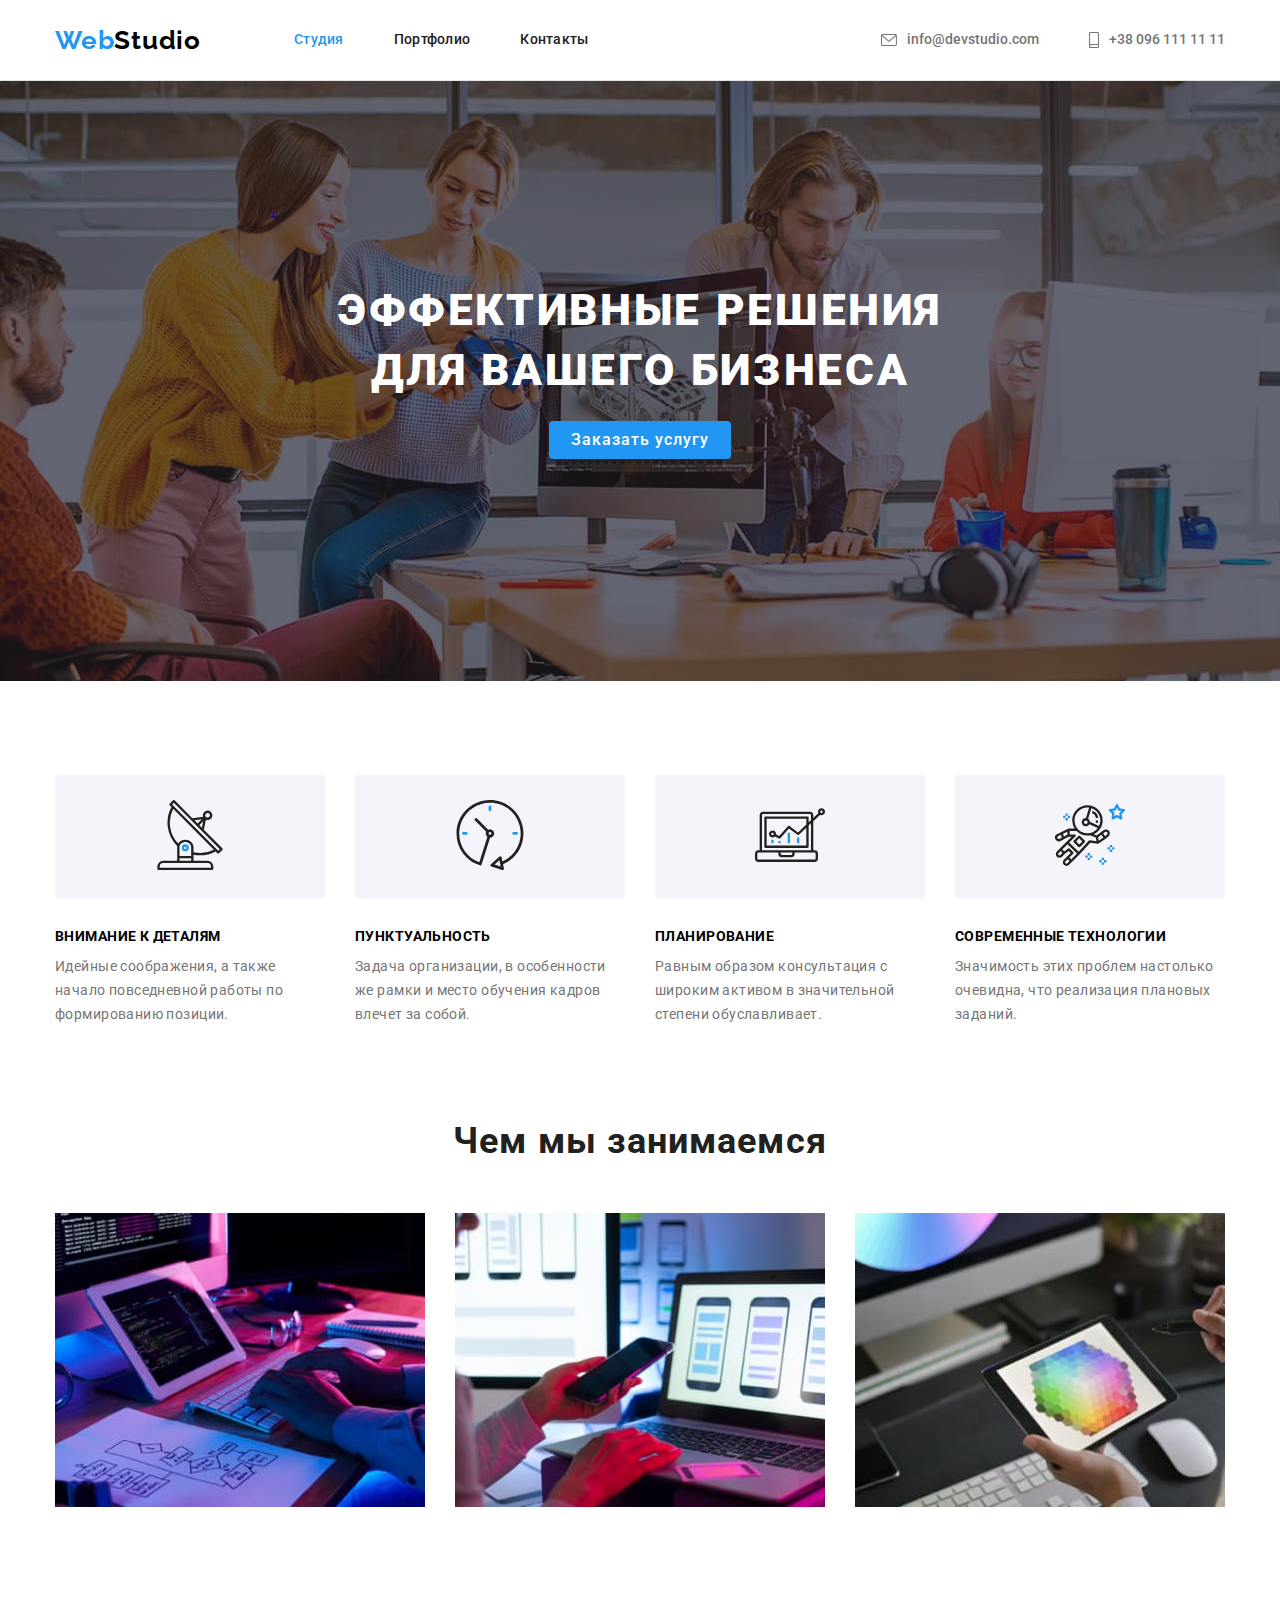
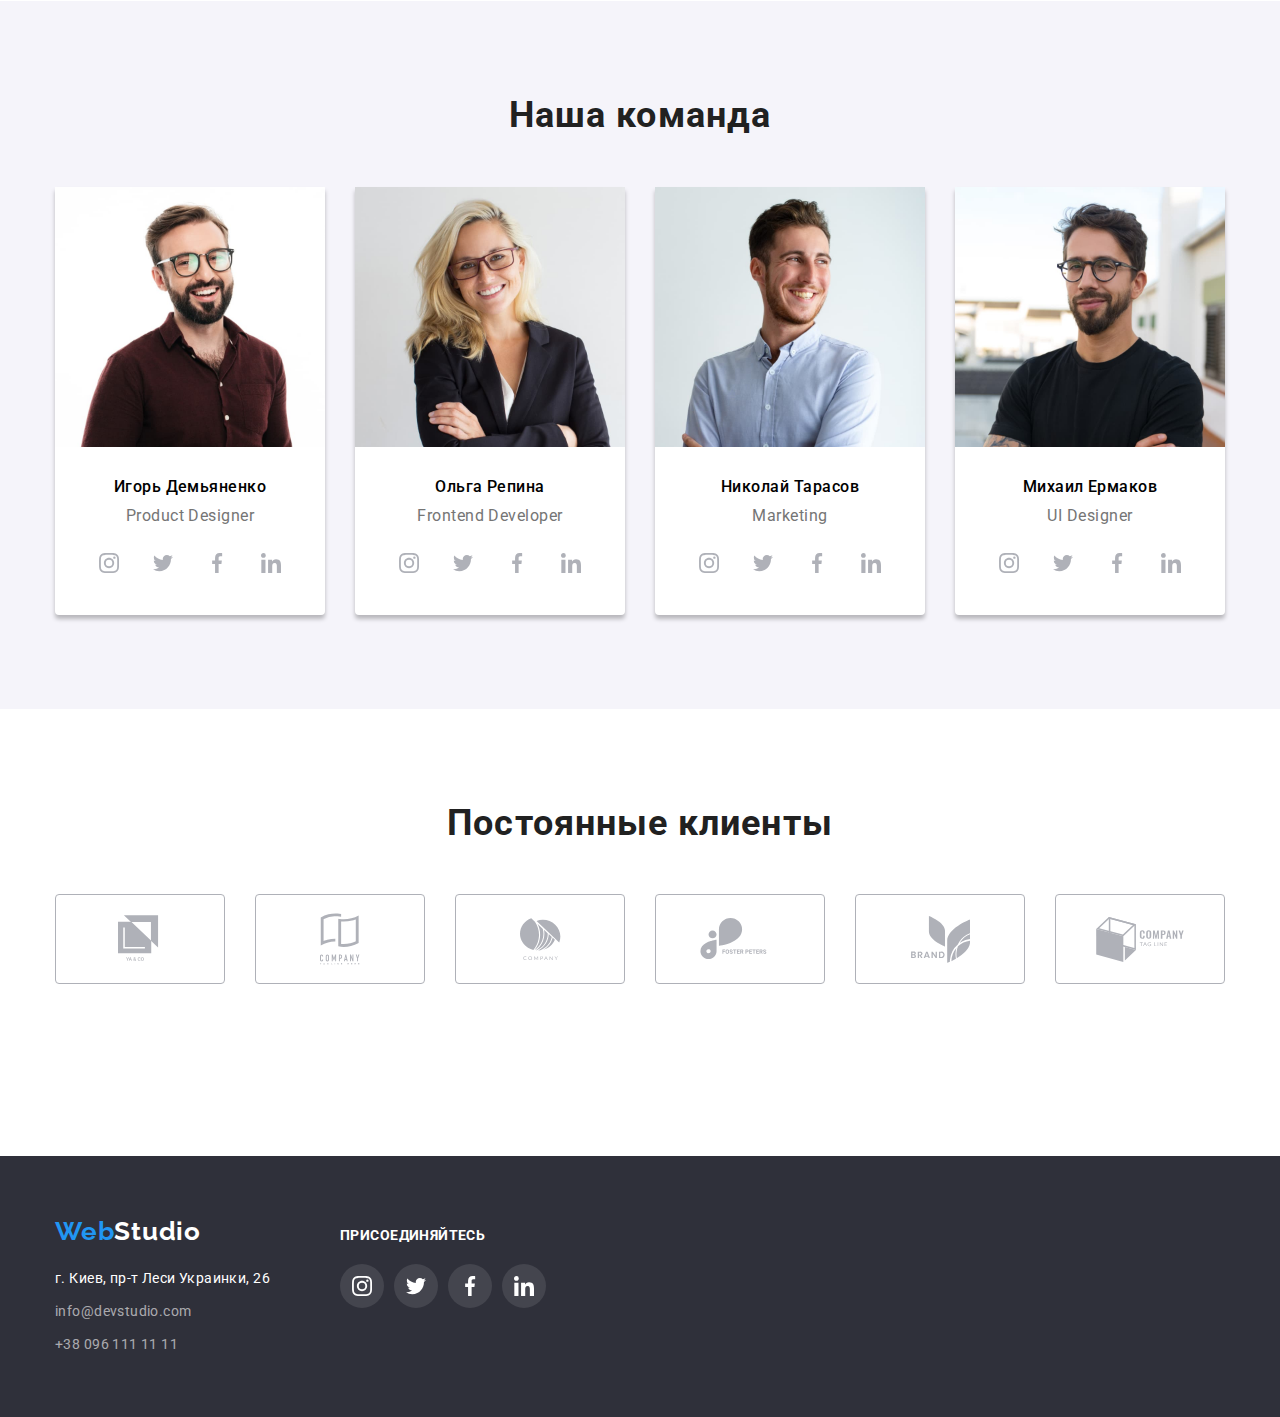
<file: index.html>
<!DOCTYPE html>
<html lang="ru">
<head>
    <meta charset="UTF-8">
    <meta name="viewport" content="width=device-width, initial-scale=1.0">
    <title>WebStudio</title>
    <link rel="stylesheet" href="https://cdnjs.cloudflare.com/ajax/libs/modern-normalize/1.0.0/modern-normalize.min.css">
    <link rel="preconnect" href="https://fonts.gstatic.com">
    <link href="https://fonts.googleapis.com/css2?family=Raleway:wght@700&family=Roboto:wght@400;500;700;900&display=swap"
        rel="stylesheet">
    <link rel="stylesheet" href="./css/styles.css">
</head>

<body>

    <header class="header">
        <div class="container">
            <a class="logo" href="index.html"><span class="web">Web</span><span class="studio">Studio</span></a>
            <nav>
                <ul class="nav-links">
                    <li class="item"><a class="nav-link current" href="index.html">Студия</a></li>
                    <li class="item"><a class="nav-link" href="portfolio.html">Портфолио</a></li>
                    <li class="item"><a class="nav-link" href="#">Контакты</a></li>
                </ul>
            </nav>
            <ul class="header-contacts">
                <li><a class="header-contact" href="mailto:info@devstudio.com">
                        <svg class="cont-icon" width="16" height="12">
                            <use href="./images/symbol-defs_opt.svg#icon-envelope"></use>
                        </svg>info@devstudio.com</a></li>
                <li><a class="header-contact" href="tel:+380961111111"> 
                        <svg class="cont-icon" width="10" height="16">
                            <use href="./images/symbol-defs_opt.svg#icon-smartphone"></use>
                        </svg> +38 096 111 11 11</a></li>
            </ul>
        </div>
    </header>

    <main>  
        <!--герой-->
        <section class="hero section">
            <div class="overlay">
                <div class="hero-title">
                    <h1 class="main-title">Эффективные решения для вашего бизнеса</h1>
                </div>
                <span class="hero-button">
                    <button class="button" type="button">Заказать услугу</button>
                </span>
            </div>
        </section>

        <!--наши особенности-->
        <section class="our-peculiarities">
            <div class="container">
                <h2 class="visually-hidden">наши особенности</h2>
                <ul class="peculiarities">
                    <li class="p-item">
                        <div class="item-pecul">
                            <svg class="pec-image">
                                <use href="./images/symbol-defs_opt.svg#icon-antenna-1"></use>
                            </svg>
                        </div>
                        <h3>Внимание к деталям</h3>
                        <p>Идейные соображения, а также начало повседневной работы по формированию позиции.</p>
                    </li>
                    <li class="p-item">
                        <div class="item-pecul">
                            <svg class="pec-image">
                                <use href="./images/symbol-defs_opt.svg#icon-clock-1"></use>
                            </svg>
                        </div>
                        <h3>Пунктуальность</h3>
                        <p>Задача организации, в особенности же рамки и место обучения кадров влечет за собой.</p>
                    </li>
                    <li class="p-item">
                        <div class="item-pecul">
                            <svg class="pec-image">
                                <use href="./images/symbol-defs_opt.svg#icon-diagram-1"></use>
                            </svg>
                        </div>
                        <h3>Планирование</h3>
                        <p>Равным образом консультация с широким активом в значительной степени обуславливает.</p>
                    </li>
                    <li class="p-item">
                        <div class="item-pecul">
                            <svg class="pec-image">
                                <use href="./images/symbol-defs_opt.svg#icon-astronaut-1"></use>
                            </svg>
                        </div>
                        <h3>Современные технологии</h3>
                        <p>Значимость этих проблем настолько очевидна, что реализация плановых заданий.</p>
                    </li>
                </ul>
            </div>
        </section>

        <!--чем мы занимаемся-->
        <section class="b-features">
            <div class="container">
                <div class="our-business"><h2>Чем мы занимаемся</h2></div>
                <ul class="business-pict">
                    <li>
                        <img src="./images/box_1.jpg" alt="человек набирает текст на клавиатуре" width="370">
                    </li>
                    <li>
                        <img src="./images/box_2.jpg" alt="человек со смартфоном работает на ноутбуке" width="370">
                    </li>
                    <li>
                        <img src="./images/box_3.jpg" alt="человек работает на планшете" width="370">
                    </li>
                </ul>
            </div>
        </section>

        <!--карточки сотрудников-->
        <section class="stuff-cards">
            <div class="container">
                <h2>Наша команда</h2>
                <ul class="team-cards">
                    <li>
                        <img src="./images/img_team_1.jpg" alt="молодой мужчина дизайнер" width="270">
                        <h3>Игорь Демьяненко</h3>
                        <p>Product Designer</p>
                        <ul class="social-links">
                            <li class="s-links"><button class="button master">
                                <svg class="button-team">
                                    <use href="./images/symbol-defs_opt.svg#icon-instagram-2"></use>
                                </svg>
                            </button></li>
                            <li class="s-links"><button class="button master">
                                <svg class="button-team">
                                    <use href="./images/symbol-defs_opt.svg#icon-twitter-1"></use>
                                </svg>
                            </button></li>
                            <li class="s-links"><button class="button master">
                                <svg class="button-team">
                                    <use href="./images/symbol-defs_opt.svg#icon-facebook-1"></use>
                                </svg>
                            </button></li>
                            <li class="s-links"><button class="button master">
                                <svg class="button-team">
                                    <use href="./images/symbol-defs_opt.svg#icon-linkedin-1"></use>
                                </svg>
                            </button></li>
                        </ul>
                    </li> 
                    <li>
                        <img src="./images/img_team_2.jpg" alt="светловолосая девушка в очках" width="270">
                        <h3>Ольга Репина</h3>
                        <p>Frontend Developer</p>
                        <ul class="social-links">
                            <li class="s-links"><button class="button master">
                                    <svg class="button-team">
                                        <use href="./images/symbol-defs_opt.svg#icon-instagram-2"></use>
                                    </svg>
                                </button></li>
                            <li class="s-links"><button class="button master">
                                    <svg class="button-team">
                                        <use href="./images/symbol-defs_opt.svg#icon-twitter-1"></use>
                                    </svg>
                                </button></li>
                            <li class="s-links"><button class="button master">
                                    <svg class="button-team">
                                        <use href="./images/symbol-defs_opt.svg#icon-facebook-1"></use>
                                    </svg>
                                </button></li>
                            <li class="s-links"><button class="button master">
                                    <svg class="button-team">
                                        <use href="./images/symbol-defs_opt.svg#icon-linkedin-1"></use>
                                    </svg>
                                </button></li>
                        </ul>
                    </li>
                    <li>
                        <img src="./images/img_team_3.jpg" alt="молодой человек в светлой рубашке" width="270">
                        <h3>Николай Тарасов</h3>
                        <p>Marketing</p>
                        <ul class="social-links">
                            <li class="s-links"><button class="button master">
                                    <svg class="button-team">
                                        <use href="./images/symbol-defs_opt.svg#icon-instagram-2"></use>
                                    </svg>
                                </button></li>
                            <li class="s-links"><button class="button master">
                                    <svg class="button-team">
                                        <use href="./images/symbol-defs_opt.svg#icon-twitter-1"></use>
                                    </svg>
                                </button></li>
                            <li class="s-links"><button class="button master">
                                    <svg class="button-team">
                                        <use href="./images/symbol-defs_opt.svg#icon-facebook-1"></use>
                                    </svg>
                                </button></li>
                            <li class="s-links"><button class="button master">
                                    <svg class="button-team">
                                        <use href="./images/symbol-defs_opt.svg#icon-linkedin-1"></use>
                                    </svg>
                                </button></li>
                        </ul>
                    </li>
                    <li>
                        <img src="./images/img_team_4.jpg" alt="молодой мужчина в очках с бородой" width="270">
                        <h3>Михаил Ермаков</h3>
                        <p>UI Designer</p>
                        <ul class="social-links">
                            <li class="s-links"><button class="button master">
                                    <svg class="button-team">
                                        <use href="./images/symbol-defs_opt.svg#icon-instagram-2"></use>
                                    </svg>
                                </button></li>
                            <li class="s-links"><button class="button master">
                                    <svg class="button-team">
                                        <use href="./images/symbol-defs_opt.svg#icon-twitter-1"></use>
                                    </svg>
                                </button></li>
                            <li class="s-links"><button class="button master">
                                    <svg class="button-team">
                                        <use href="./images/symbol-defs_opt.svg#icon-facebook-1"></use>
                                    </svg>
                                </button></li>
                            <li class="s-links"><button class="button master">
                                    <svg class="button-team">
                                        <use href="./images/symbol-defs_opt.svg#icon-linkedin-1"></use>
                                    </svg>
                                </button></li>
                        </ul>
                    </li>
                </ul>
            </div>
        </section>

            <!-- список клиентов -->
        <section class="clients">
            <div class="container">
                    <h2 class="clients-title">Постоянные клиенты</h2>
                    <ul class="clients-list">
                        <li>
                            <a class="cl-link" href="">
                                <svg class="cl-image" width="44.3" height="49.3">
                                    <use href="./images/symbol-defs_opt.svg#icon-logo-1"></use>
                                </svg>
                            </a>
                        </li>
                        <li>
                            <a class="cl-link" href="">
                                <svg class="cl-image" width="40" height="52">
                                    <use href="./images/symbol-defs_opt.svg#icon-logo-2"></use>
                                </svg>
                            </a>
                        </li>
                        <li>
                            <a class="cl-link" href="">
                                <svg class="cl-image" width="41" height="42.6">
                                    <use href="./images/symbol-defs_opt.svg#icon-logo-3"></use>
                                </svg>
                            </a>
                        </li>
                        <li>
                            <a class="cl-link" href="">
                                <svg class="cl-image" width="79.66" height="42.02">
                                    <use href="./images/symbol-defs_opt.svg#icon-logo-4"></use>
                                </svg>
                            </a>
                        </li>
                        <li>
                            <a class="cl-link" href="">
                                <svg class="cl-image" width="59" height="47">
                                    <use href="./images/symbol-defs_opt.svg#icon-logo-5"></use>
                                </svg>
                            </a>
                        </li>
                        <li>
                            <a class="cl-link" href="">
                                <svg class="cl-image" width="88.48" height="45.44">
                                    <use href="./images/symbol-defs_opt.svg#icon-logo-6"></use>
                                </svg>
                            </a>
                        </li>
                    </ul>
            </div>
        </section>
    </main>

    <footer>
        <div class="container">
            <div class="f-blocks">
                <div class="f-address"><a class="f-logo" href="index.html"><span class="web">Web</span><span class="f-studio">Studio</span></a>
                        <ul class="f-contacts">
                            <li>
                                <address class="address">г. Киев, пр-т Леси Украинки, 26</address>
                            </li>
                            <li><a class="footer-contacts" href="mailto:info@devstudio.com">info@devstudio.com</a></li>
                            <li><a class="footer-contacts" href="tel:+380961111111">+38 096 111 11 11</a></li>
                        </ul>
                    </div>
                    <div class="f-links">
                        <h3>присоединяйтесь</h3>
                        <ul class="footer-links">
                            <li class="foot-link"><button class="button foot-master">
                                    <svg class="button-team">
                                        <use href="./images/symbol-defs_opt.svg#icon-instagram-2"></use>
                                    </svg>
                                </button></li>
                            <li class="foot-link"><button class="button foot-master">
                                    <svg class="button-team">
                                        <use href="./images/symbol-defs_opt.svg#icon-twitter-1"></use>
                                    </svg>
                                </button></li>
                            <li class="foot-link"><button class="button foot-master">
                                    <svg class="button-team">
                                        <use href="./images/symbol-defs_opt.svg#icon-facebook-1"></use>
                                    </svg>
                                </button></li>
                            <li class="foot-link"><button class="button foot-master">
                                    <svg class="button-team">
                                        <use href="./images/symbol-defs_opt.svg#icon-linkedin-1"></use>
                                    </svg>
                                </button></li>
                        </ul>
                    </div>
            </div>
        </div>
    </footer>
</body>
</html>
</file>
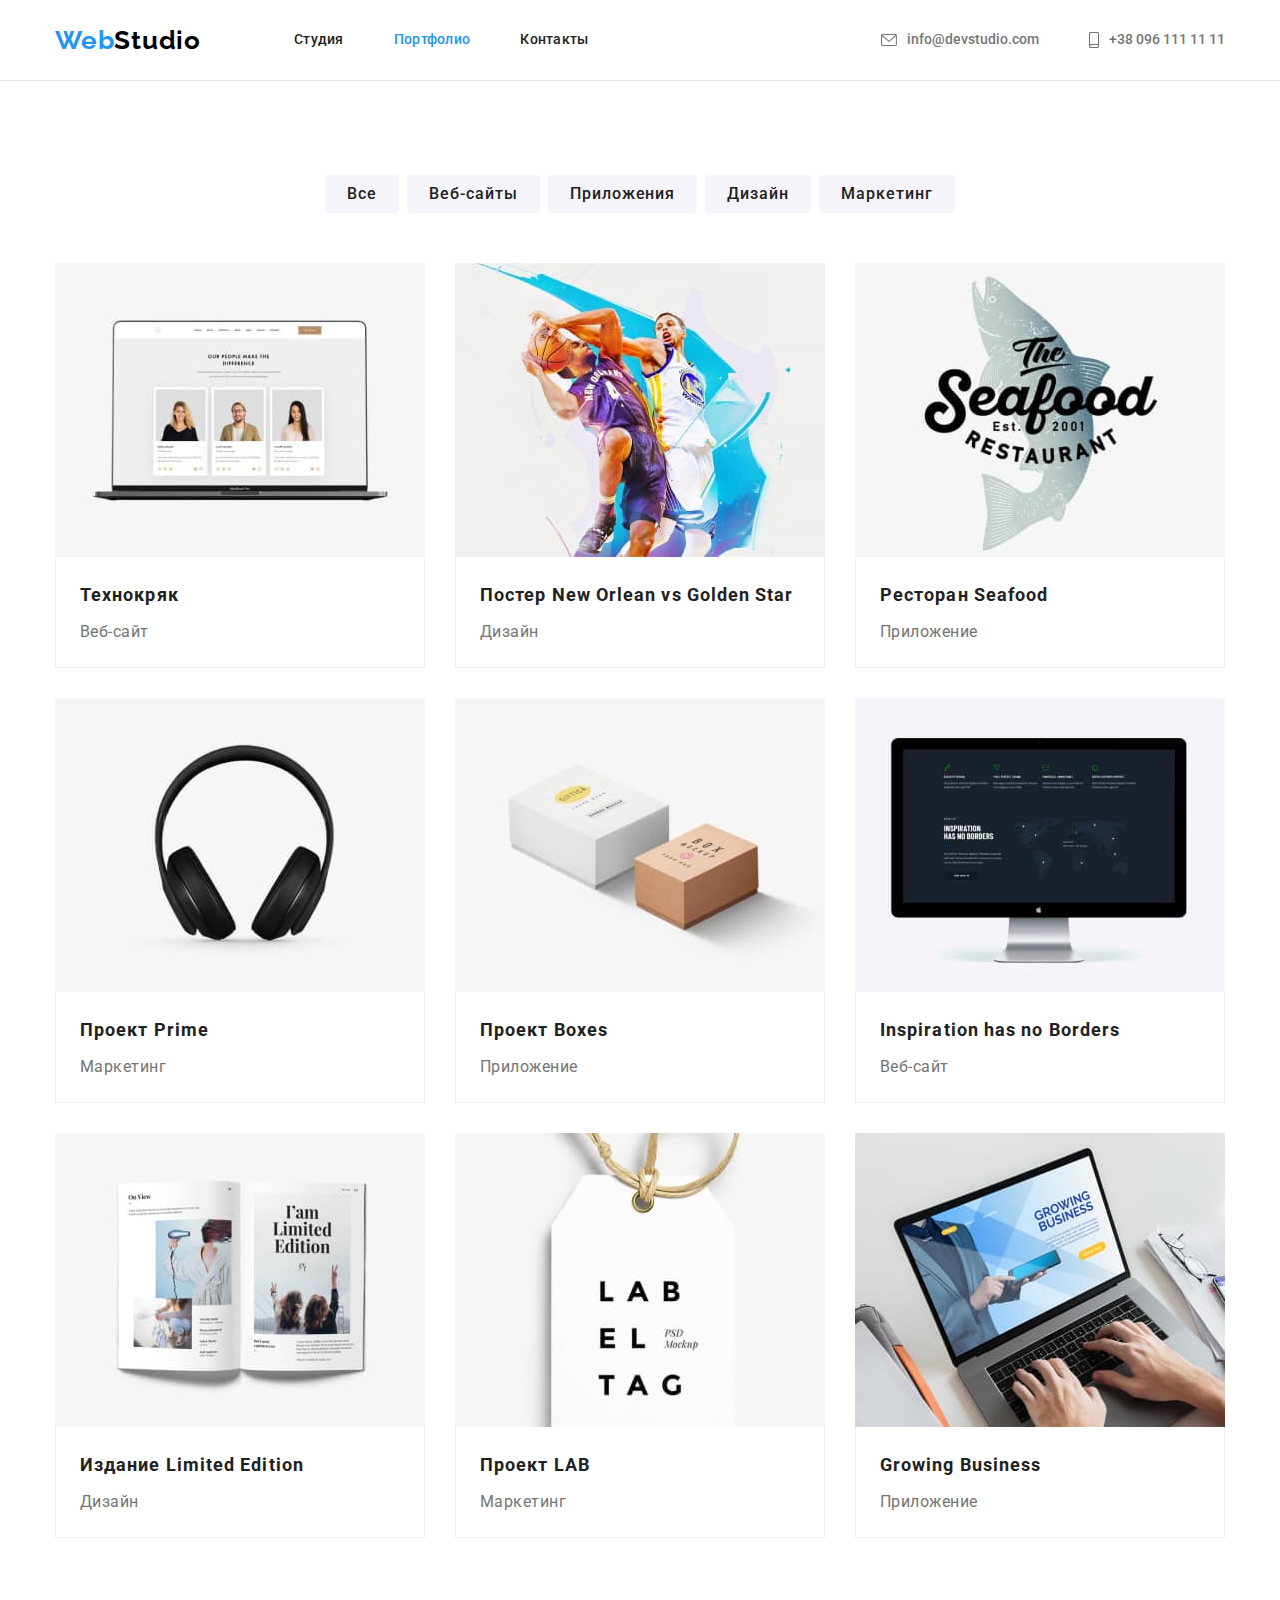
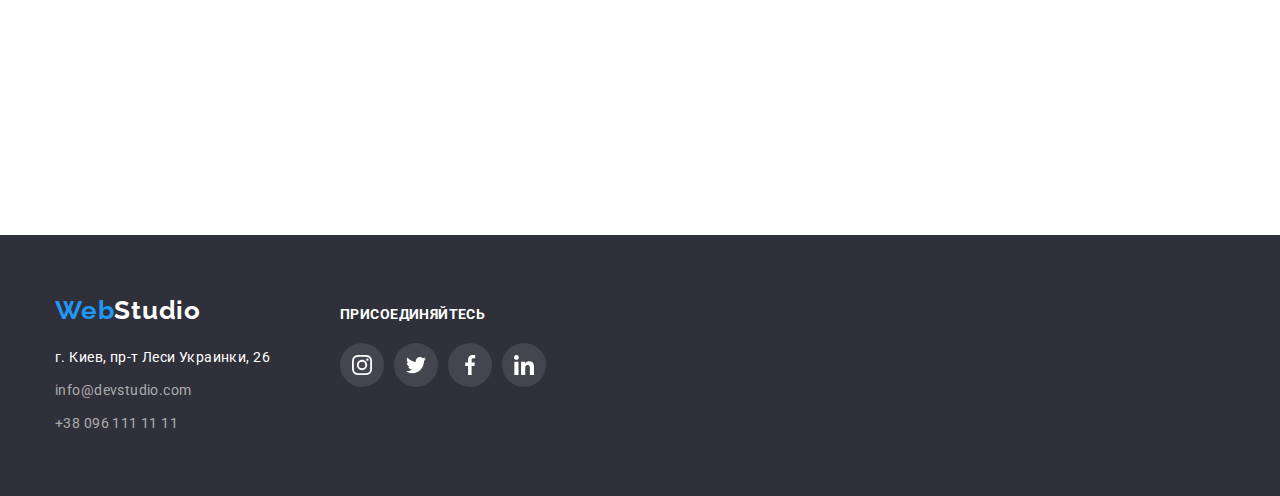
<file: portfolio.html>
<!DOCTYPE html>
<html lang="ru">
<head>
    <meta charset="UTF-8">
    <meta name="viewport" content="width=device-width, initial-scale=1.0">
    <title>Portfolio</title>
    <link rel="stylesheet" href="https://cdnjs.cloudflare.com/ajax/libs/modern-normalize/1.0.0/modern-normalize.min.css">
    <link rel="preconnect" href="https://fonts.gstatic.com">
    <link href="https://fonts.googleapis.com/css2?family=Raleway:wght@700&family=Roboto:wght@400;500;700;900&display=swap"
        rel="stylesheet">
    <link rel="stylesheet" href="./css/styles.css">
</head>
<body>
    <header class="header">
        <div class="container">
            <a class="logo" href="index.html"><span class="web">Web</span><span class="studio">Studio</span></a>
            <nav>
                <ul class="nav-links">
                    <li class="item"><a class="nav-link" href="index.html">Студия</a></li>
                    <li class="item"><a class="nav-link current" href="portfolio.html">Портфолио</a></li>
                    <li class="item"><a class="nav-link" href="#">Контакты</a></li>
                </ul>
            </nav>
            <ul class="header-contacts">
                <li><a class="header-contact" href="mailto:info@devstudio.com">
                        <svg class="cont-icon" width="16" height="12">
                            <use href="./images/symbol-defs_opt.svg#icon-envelope"></use>
                        </svg>info@devstudio.com</a></li>
                <li><a class="header-contact" href="tel:+380961111111">
                        <svg class="cont-icon" width="10" height="16">
                            <use href="./images/symbol-defs_opt.svg#icon-smartphone"></use>
                        </svg> +38 096 111 11 11</a></li>
            </ul>
        </div>
    </header>
    <main>
        <section class="portfolio-cards">
            <div class="container">
                <h1 class="visually-hidden" >портфолио</h1>
                <!-- кнопки-фильтры-->
                <h2 class="visually-hidden">кнопки-фильтры</h2>
                <ul class="buttons">
                    <li>
                        <button class="button" type="button">Все</button>
                    </li>
                    <li>
                        <button class="button" type="button">Веб-сайты</button>
                    </li>
                    <li>
                        <button class="button" type="button">Приложения</button>
                    </li>
                    <li>
                        <button class="button" type="button">Дизайн</button>
                    </li>
                    <li>
                        <button class="button" type="button">Маркетинг</button>
                    </li>
                </ul>
                <h2 class="visually-hidden">карточки портфолио</h2>
                <ul class="pf-cards">
                    <li>
                        <a class="pf-link" href="">
                            <img src="./images/pf-1.jpg" alt="открытый лэптоп" width="370">
                            <div class="pf-item">
                                <h3>Технокряк</h3>
                                <p>Веб-сайт</p>
                            </div>
                        </a>
                    </li>
                    <li>
                        <a class="pf-link" href="">
                            <img src="./images/pf-2.jpg" alt="два баскетболиста" width="370">
                            <div class="pf-item">
                                <h3>Постер New Orlean vs Golden Star</h3>
                                <p>Дизайн</p>
                            </div>
                        </a>
                    </li>
                    <li>
                        <a class="pf-link" href="">
                            <img src="./images/pf-3.jpg" alt="логотип в виде рыбы" width="370">
                            <div class="pf-item">
                                <h3>Ресторан Seafood</h3>
                                <p>Приложение</p>
                            </div>
                        </a>
                    </li>
                    <li>
                        <a class="pf-link" href="">
                            <img src="./images/pf-4.jpg" alt="наушники" width="370">
                            <div class="pf-item">
                                <h3>Проект Prime</h3>
                                <p>Маркетинг</p>
                            </div>
                        </a>
                    </li>
                    <li>
                        <a class="pf-link" href="">
                            <img src="./images/pf-5.jpg" alt="две коробки разного цвета" width="370">
                            <div class="pf-item">
                                <h3>Проект Boxes</h3>
                                <p>Приложение</p>
                            </div>
                        </a>
                    </li>
                    <li>
                        <a class="pf-link" href="">
                            <img src="./images/pf-6.jpg" alt="монитор с веб страницей" width="370">
                            <div class="pf-item">
                                <h3 lang="en">Inspiration has no Borders</h3>
                                <p>Веб-сайт</p>
                            </div>
                        </a>
                    </li>
                    <li>
                        <a class="pf-link" href="">
                            <img src="./images/pf-7.jpg" alt="книга на английском языке" width="370">
                            <div class="pf-item">
                                <h3>Издание Limited Edition</h3>
                                <p>Дизайн</p>
                            </div>
                        </a>
                    </li>
                    <li>
                        <a class="pf-link" href="">
                            <img src="./images/pf-8.jpg" alt="ярлык со шнурком" width="370">
                            <div class="pf-item">
                                <h3>Проект LAB</h3>
                                <p>Маркетинг</p>
                            </div>
                        </a>
                    </li>
                    <li>
                        <a class="pf-link" href="">
                            <img src="./images/pf-9.jpg" alt="человек набирает текст на лептопе" width="370">
                            <div class="pf-item">
                                <h3 lang="en">Growing Business</h3>
                                <p>Приложение</p>
                            </div>
                        </a>
                    </li>
                </ul>
            </div>
        </section>
    </main>

    <footer>
        <div class="container">
            <div class="f-blocks">
                <div class="f-address"><a class="f-logo" href="index.html"><span class="web">Web</span><span
                            class="f-studio">Studio</span></a>
                    <ul class="f-contacts">
                        <li>
                            <address class="address">г. Киев, пр-т Леси Украинки, 26</address>
                        </li>
                        <li><a class="footer-contacts" href="mailto:info@devstudio.com">info@devstudio.com</a></li>
                        <li><a class="footer-contacts" href="tel:+380961111111">+38 096 111 11 11</a></li>
                    </ul>
                </div>
                <div class="f-links">
                    <h3>присоединяйтесь</h3>
                    <ul class="footer-links">
                        <li class="foot-link"><button class="button foot-master">
                                <svg class="button-team">
                                    <use href="./images/symbol-defs_opt.svg#icon-instagram-2"></use>
                                </svg>
                            </button></li>
                        <li class="foot-link"><button class="button foot-master">
                                <svg class="button-team">
                                    <use href="./images/symbol-defs_opt.svg#icon-twitter-1"></use>
                                </svg>
                            </button></li>
                        <li class="foot-link"><button class="button foot-master">
                                <svg class="button-team">
                                    <use href="./images/symbol-defs_opt.svg#icon-facebook-1"></use>
                                </svg>
                            </button></li>
                        <li class="foot-link"><button class="button foot-master">
                                <svg class="button-team">
                                    <use href="./images/symbol-defs_opt.svg#icon-linkedin-1"></use>
                                </svg>
                            </button></li>
                    </ul>
                </div>
            </div>
        </div>
    </footer>
</body>
</html>
</file>
<file: css/styles.css>
:root {
  --header-bg-color: #ffffff;
  --main-bg-color: #e5e5e5;
  --footer-bg-color: #2f303a;
  --accent-color: #2196f3;
  --text-color: #212121;
  --icon-slink-color: #afb1b8;
}
/* общие */
body,
body address {
  font-family: Roboto, sans-serif;
  font-style: normal;
}

a {
  text-decoration: none;
}

li {
  list-style: none;
}

.visually-hidden {
  position: absolute;
  clip: rect(0 0 0 0);
  width: 1px;
  height: 1px;
  margin: -1px;
}
.container {
  width: 1200px;
  margin-left: auto;
  margin-right: auto;
  padding-left: 15px;
  padding-right: 15px;
}
/* хедер */
header {
  background-color: var(--header-bg-color);
  border-bottom: 1px solid var(--main-bg-color);
}
header > .container {
  display: flex;
  align-items: center;
}

ul {
  margin-top: 0;
  margin-bottom: 0;
  padding-left: 0;
}

h1 {
  margin-top: 0;
  margin-bottom: 0;
}
img {
  display: block;
}
/*логотип вебстудия*/
.logo {
  margin-right: 93px;
}
.web,
.studio {
  font-family: Raleway;
  font-style: normal;
  font-weight: 700;
  font-size: 26px;
  line-height: 1.19;
  letter-spacing: 0.03em;
  color: #000000;
}
.web {
  color: var(--accent-color);
}
/*ссылки навигации*/
.nav-links {
  display: flex;
}
.nav-links > .item:not(:last-child) {
  margin-right: 50px;
}

.nav-link {
  display: block;
  padding: 32px 0;
  font-weight: 500;
  font-size: 14px;
  line-height: 1.14;
  letter-spacing: 0.02em;
  color: var(--text-color);
}
.nav-link:focus,
.nav-link:hover {
  color: var(--accent-color);
}
.nav-link.current {
  color: var(--accent-color);
}

/* имейл и  телефон */
.header-contacts {
  display: flex;
  margin-left: auto;
}
.header-contacts > li:not(:last-child) {
  margin-right: 50px;
}
.header-contact {
  display: flex;
  align-items: center;
  font-weight: 500;
  font-size: 14px;
  line-height: 1.14;
  color: #757575;
}
.header-contact:focus,
.header-contact:hover {
  color: var(--accent-color);
}
.cont-icon {
  margin-right: 10px;
  fill: currentColor;
}

/*стартовая страница*/
/*герой*/

.hero .section {
  padding: 0;
  background-color: #c4c4c4;
}

.overlay {
  max-width: 1600px;
  margin: 0 auto;
}
.hero .overlay {
  height: 600px;
  padding-top: 200px;
  background-image: linear-gradient(
      to right,
      rgba(47, 48, 58, 0.4),
      rgba(47, 48, 58, 0.4)
    ),
    url(../images/Hero_main.jpg);

  background-position: center;
}
.hero-title {
  width: 696px;
  text-align: center;
  margin: 0 auto;
}
.hero,
.main-title {
  font-weight: 900;
  font-size: 44px;
  line-height: 1.36;
  text-align: center;
  letter-spacing: 0.06em;
  text-transform: uppercase;
  color: var(--header-bg-color);
  /*background-color: var(--footer-bg-color);*/
}
/*.main-title {
  padding-left: 237px;
  padding-right: 237px;
}*/

.button {
  display: inline-block;
  border-style: none;
  outline: none;
  padding: 6px 22px;
  border-radius: 4px;
  font-weight: 500;
  font-size: 16px;
  line-height: 1.63;
  align-items: center;
  text-align: center;
  letter-spacing: 0.06em;
  color: var(--text-color);
  background-color: #f5f4fa;
}
.hero-button > .button {
  color: var(--header-bg-color);
  background-color: var(--accent-color);
}
.hero-button > .button:focus,
.hero-button > .button:hover {
  color: var(--text-color);
  background-color: #f5f4fa;
  cursor: pointer;
}

.button:focus,
.button:hover {
  color: var(--header-bg-color);
  background-color: var(--accent-color);
  cursor: pointer;
}

/*наши особенности главная страница*/
.our-peculiarities {
  padding-top: 94px;
  padding-bottom: 94px;
}
.peculiarities {
  display: flex;
  margin-left: auto;
}

.peculiarities > li:not(:last-child) {
  margin-right: 30px;
}
.p-item {
  width: 270px;
}
.item-pecul {
  padding: 25px 100px;
  margin-bottom: 30px;
  background: #f5f4fa;
  border-radius: 4px;
}

.pec-image {
  width: 70px;
  height: 70px;
}
.p-item > p {
  margin-top: 10px;
  margin-bottom: 0;
}

.p-item > h3 {
  margin: 0;
}
.peculiarities h3 {
  font-weight: 700;
  font-size: 14px;
  line-height: 1.14;
  letter-spacing: 0.03em;
  text-transform: uppercase;
}
.peculiarities p {
  font-weight: 400;
  font-size: 14px;
  line-height: 1.71;
  letter-spacing: 0.03em;
  color: #757575;
}
/*чем занимаемся. главная страница*/
.b-features {
  padding-top: 0;
  padding-bottom: 94px;
}

.business-pict {
  display: flex;
  margin-left: auto;
}

.business-pict > li:not(:last-child) {
  margin-right: 30px;
}
.our-business .team,
h2 {
  text-align: center;
  margin-bottom: 0;
  margin-top: 0;
  font-weight: 700;
  font-size: 36px;
  line-height: 1.16;
  letter-spacing: 0.03em;
  color: #212121;
}

/* наша команда */
.stuff-cards {
  padding-top: 94px;
  padding-bottom: 94px;
  background-color: #f5f4fa;
}

.team-cards {
  display: flex;
}
.team-cards > li {
  background-color: var(--header-bg-color);
  border-radius: 0px 0px 4px 4px;
  box-shadow: 0px 4px 4px 0px rgba(0, 0, 0, 0.25);
  /*filter: drop-shadow(0px 4px 4px rgba(0, 0, 0, 0.25));*/
}
.team-cards > li:not(:last-child) {
  margin-right: 30px;
}

.team-cards h3 {
  margin-top: 30px;
  margin-bottom: 0;
  text-align: center;
  font-weight: 500;
  font-size: 16px;
  line-height: 1.19;
  letter-spacing: 0.03em;
}
.team-cards p {
  margin-top: 10px;
  margin-bottom: 16px;
  text-align: center;
  font-weight: 400;
  font-size: 16px;
  line-height: 1.19;
  letter-spacing: 0.03em;
  color: #757575;
}

/* кнопки соцсетей в карточках команды*/
.social-links {
  display: inline-flex;
  margin-left: 32px;
  margin-right: 32px;
  margin-bottom: 30px;
}

.social-links > li:not(:last-child) {
  margin-right: 10px;
}

.master {
  display: inline-flex;
  justify-content: center;
  align-items: center;
  width: 44px;
  height: 44px;
  padding: 12px;
  border: none;
  border-radius: 50%;
  background-color: var(--header-bg-color);
  fill: var(--icon-slink-color);
}

.s-links :hover,
.s-links :focus {
  background-color: var(--accent-color);
  fill: var(--header-bg-color);
  cursor: pointer;
}
.button-team {
  width: 20px;
  height: 20px;
}

/* наши клиенты*/
.clients {
  padding-top: 94px;
  padding-bottom: 172px;
}
.clients-title,
h2 {
  margin-bottom: 50px;
  text-align: center;
}
.clients-list {
  display: flex;
  margin-left: auto;
  align-items: center;
}

.clients-list > li:not(:last-child) {
  margin-right: 30px;
}
.cl-link {
  display: inline-flex;
  justify-content: center;
  align-items: center;
  width: 170px;
  height: 90px;
  box-sizing: border-box;
  border: 1px solid #afb1b8;
  border-radius: 4px;
  color: var(--icon-slink-color);
}
.cl-image {
  fill: currentColor;
}

.cl-link:focus,
.cl-link:hover {
  color: var(--accent-color);
  border-color: var(--accent-color);
  cursor: pointer;
}

/* страница портфолио*/
main {
  background-color: var(--header-bg-color);
}

/* кнопки карточек */
.buttons {
  display: flex;
  justify-content: center;
  padding-bottom: 50px;
  font-family: inherit;
  font-weight: 500;
  font-size: 16px;
  line-height: 1.73;
  letter-spacing: 0.03em;
  color: var(--text-color);
  background-color: var(--header-bg-color);
  cursor: pointer;
}

.button:focus,
.button:hover {
  color: var(--header-bg-color);
  background-color: var(--accent-color);
}

.buttons > li:not(:last-child) {
  margin-right: 8px;
}

/* карточки портфолио*/
.portfolio-cards {
  padding-top: 94px;
  padding-bottom: 297px;
}
.pf-cards {
  display: flex;
  flex-wrap: wrap;
  margin-left: auto;
}
.pf-cards > li {
  margin-right: 30px;
  margin-bottom: 30px;
  width: 370px;
  background-color: var(--header-bg-color);
}

.pf-cards > li:nth-child(3n) {
  margin-right: 0;
}

.pf-cards > li:nth-last-child(-n + 3) {
  margin-bottom: 0;
}

.pf-cards h3 {
  margin-top: 0px;
  margin-right: 0;
  margin-bottom: 4px;
  font-weight: 700;
  font-size: 18px;
  line-height: 2;
  letter-spacing: 0.06em;
  color: var(--text-color);
}

.pf-cards p {
  margin-top: 0;
  margin-right: 0;
  margin-bottom: 0;
  font-weight: 400;
  font-size: 16px;
  line-height: 1.87;
  letter-spacing: 0.03em;
  color: #757575;
}

.pf-item {
  border-right: 1px solid #eeeeee;
  border-bottom: 1px solid #eeeeee;
  border-left: 1px solid #eeeeee;
  padding-left: 24px;
  padding-right: 24px;
  padding-top: 20px;
  padding-bottom: 20px;
}

.pf-link {
  display: block;
}

.pf-link:hover,
.pf-link:focus {
  box-shadow: 0px 1px 1px rgba(0, 0, 0, 0.12), 1px 4px 6px rgba(0, 0, 0, 0.16),
    0px 4px 4px rgba(63, 1, 1, 0.14);
}
/*футер*/
footer {
  padding-top: 60px;
  padding-bottom: 60px;
  background-color: var(--footer-bg-color);
}
.f-blocks {
  display: flex;
}
.f-studio {
  font-family: Raleway;
  font-style: normal;
  font-weight: 700;
  font-size: 26px;
  line-height: 1.19;
  letter-spacing: 0.03em;
  color: var(--header-bg-color);
}
.f-contacts {
  margin-top: 20px;
}
.f-contacts > li:not(:first-child) {
  padding-top: 9px;
}
.address {
  font-weight: 400;
  font-size: 14px;
  line-height: 1.71;
  letter-spacing: 0.03em;
  color: var(--header-bg-color);
}
.footer-contacts {
  font-weight: 400;
  font-size: 14px;
  line-height: 1.71;
  letter-spacing: 0.03em;
  color: rgba(255, 255, 255, 0.6);
}
/*ссылки соцсети футер*/
.f-links {
  margin-top: 12px;
}
.f-links > h3 {
  margin-top: 0;
  margin-bottom: 0;
  margin-left: 70px;
  font-weight: bold;
  font-size: 14px;
  line-height: 1.14;
  letter-spacing: 0.03em;
  text-transform: uppercase;
  color: var(--header-bg-color);
}

.footer-links {
  display: inline-flex;
  margin-left: 70px;
  margin-top: 20px;
}
.footer-links > li:not(:last-child) {
  margin-right: 10px;
}
.foot-link :hover,
.foot-link :focus {
  background-color: var(--accent-color);
  fill: var(--header-bg-color);
  cursor: pointer;
}

.foot-master {
  display: inline-flex;
  justify-content: center;
  align-items: center;
  width: 44px;
  height: 44px;
  padding: 12px;
  border: none;
  border-radius: 50%;
  background-color: rgba(255, 255, 255, 0.1);
  fill: var(--header-bg-color);
}
</file>
